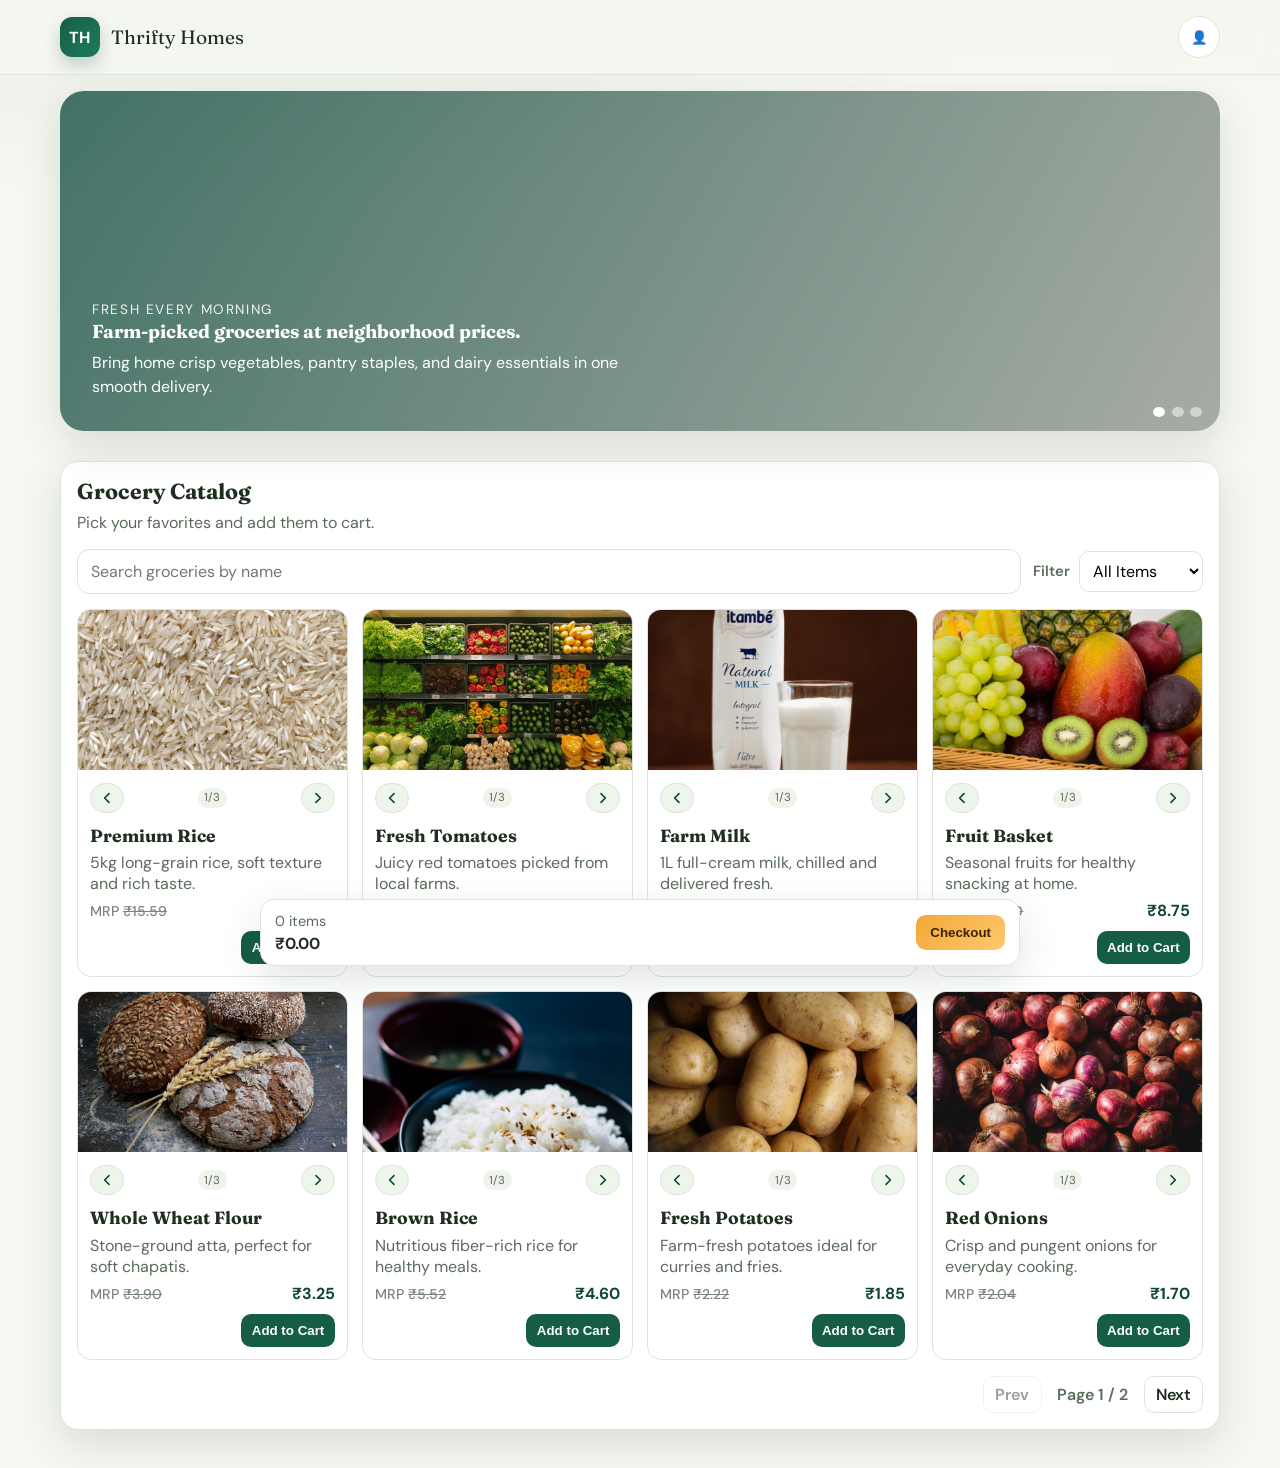
<file: index.html>
<!DOCTYPE html>
<html lang="en">
<head>
  <meta charset="UTF-8" />
  <meta name="viewport" content="width=device-width, initial-scale=1.0" />
  <title>Thrifty Homes - Fresh Groceries</title>
  <link rel="preconnect" href="https://fonts.googleapis.com" />
  <link rel="preconnect" href="https://fonts.gstatic.com" crossorigin />
  <link href="https://fonts.googleapis.com/css2?family=DM+Sans:wght@400;500;700&family=Fraunces:opsz,wght@9..144,600;9..144,700&display=swap" rel="stylesheet" />
  <link rel="stylesheet" href="styles.css" />
</head>
<body>
  <header class="site-header">
    <nav class="navbar container">
      <a class="brand" href="index.html" aria-label="Thrifty Homes home">
        <span class="logo" aria-hidden="true">TH</span>
        <span class="brand-name">Thrifty Homes</span>
      </a>

      <div class="right-controls">
        <a href="dashboard.html" class="nav-link has-tooltip" id="dashboardLink" data-tooltip="Visible only to admin, superstockist, stockist" hidden>Dashboard</a>
        <a href="orders.html" class="nav-link" id="ordersLink" hidden>Orders</a>

        <div class="profile-menu" id="profileMenu">
          <button class="profile-btn" id="profileBtn" aria-haspopup="true" aria-expanded="false" aria-label="User menu">
            <span class="profile-icon" aria-hidden="true">👤</span>
          </button>
          <div class="dropdown" id="profileDropdown" role="menu" aria-label="User actions">
            <a href="#" id="signinLink" role="menuitem">Sign In</a>
            <a href="#" id="logoutLink" role="menuitem" hidden>Logout</a>
          </div>
        </div>
      </div>
    </nav>
  </header>

  <main>
    <section class="slideshow-wrap">
      <div class="slideshow container" id="slideshow" aria-label="Brand highlights">
        <article class="slide active" style="background-image: linear-gradient(120deg, rgba(6, 68, 55, 0.74), rgba(20, 32, 20, 0.35)), url('https://images.unsplash.com/photo-1542838132-92c53300491e?auto=format&fit=crop&w=1600&q=80');">
          <div class="slide-content">
            <p class="eyebrow">Fresh Every Morning</p>
            <h1>Farm-picked groceries at neighborhood prices.</h1>
            <p>Bring home crisp vegetables, pantry staples, and dairy essentials in one smooth delivery.</p>
          </div>
        </article>

        <article class="slide" style="background-image: linear-gradient(120deg, rgba(66, 45, 5, 0.72), rgba(30, 22, 5, 0.35)), url('https://images.unsplash.com/photo-1518843875459-f738682238a6?auto=format&fit=crop&w=1600&q=80');">
          <div class="slide-content">
            <p class="eyebrow">Low Cost Promise</p>
            <h2>Daily value deals that keep your kitchen full.</h2>
            <p>Smart bundles and budget-friendly pricing crafted for every home.</p>
          </div>
        </article>

        <article class="slide" style="background-image: linear-gradient(120deg, rgba(7, 66, 52, 0.72), rgba(11, 22, 18, 0.35)), url('https://images.unsplash.com/photo-1488459716781-31db52582fe9?auto=format&fit=crop&w=1600&q=80');">
          <div class="slide-content">
            <p class="eyebrow">Fast Door Delivery</p>
            <h2>Stock your home in minutes, not hours.</h2>
            <p>Order essentials and get them delivered fresh to your doorstep.</p>
          </div>
        </article>

        <div class="slide-dots" id="slideDots" aria-label="Slide controls"></div>
      </div>
    </section>

    <section class="catalog container" id="catalog">
      <div class="products-pane">
        <div class="section-head">
          <h2>Grocery Catalog</h2>
          <p>Pick your favorites and add them to cart.</p>
        </div>
        <div class="catalog-controls-row">
          <div class="catalog-search-wrap">
            <input
              id="catalogSearch"
              class="catalog-search"
              type="search"
              placeholder="Search groceries by name"
              aria-label="Search grocery catalog"
            />
          </div>
          <div class="catalog-filter-wrap">
            <label for="catalogFilter" class="catalog-filter-label">Filter</label>
            <select id="catalogFilter" class="catalog-filter" aria-label="Filter grocery catalog">
              <option value="all">All Items</option>
              <option value="grains">Grains</option>
              <option value="vegetables">Vegetables</option>
              <option value="dairy">Dairy</option>
              <option value="fruits">Fruits</option>
            </select>
          </div>
        </div>
        <div class="product-grid" id="productGrid"></div>
        <div class="catalog-pagination" id="catalogPagination"></div>
      </div>
    </section>
  </main>

  <div class="floating-cart-bar" id="floatingCartBar">
    <div class="floating-cart-meta">
      <span id="floatingItemCount">0 items</span>
      <strong id="floatingCartTotal">INR 0.00</strong>
    </div>
    <button class="checkout-btn" id="floatingCheckoutBtn" type="button">Checkout</button>
  </div>

  <div class="modal-overlay" id="signinModal" hidden>
    <div class="signin-modal" role="dialog" aria-modal="true" aria-labelledby="signinTitle">
      <button class="modal-close" id="closeSigninModal" type="button" aria-label="Close sign in">×</button>
      <h2 id="signinTitle">Sign in to Thrifty Homes</h2>
      <p>Continue with your social login account.</p>
      <button class="google-login-btn" id="googleLoginBtn" type="button">
        <span aria-hidden="true">G</span>
        Sign in with Google
      </button>
    </div>
  </div>

  <script src="script.js"></script>
</body>
</html>
</file>
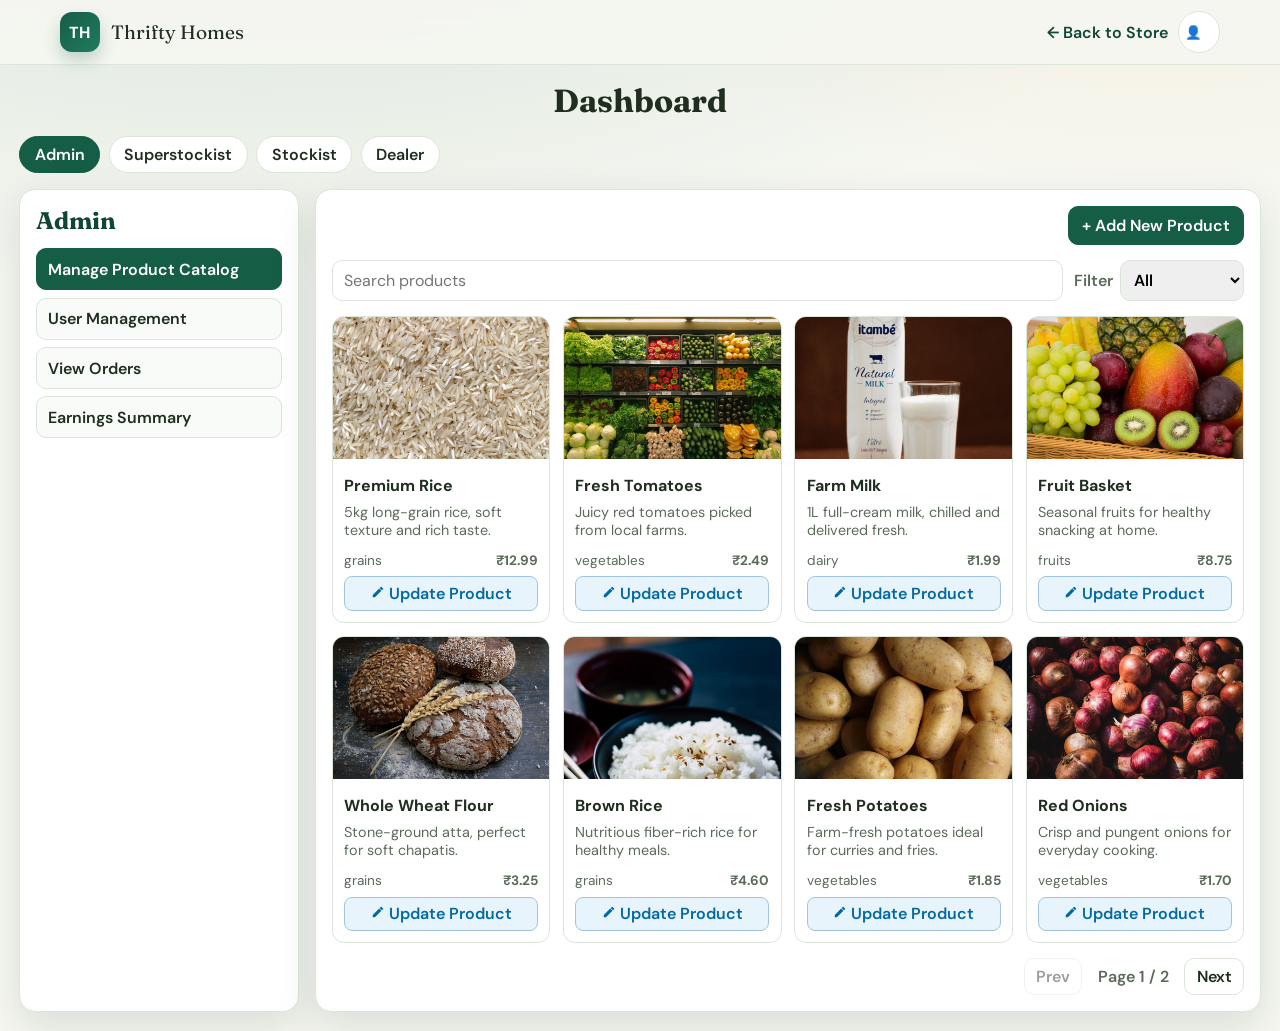
<file: dashboard.html>
<!DOCTYPE html>
<html lang="en">
<head>
  <meta charset="UTF-8" />
  <meta name="viewport" content="width=device-width, initial-scale=1.0" />
  <title>Dashboard - Thrifty Homes</title>
  <link rel="preconnect" href="https://fonts.googleapis.com" />
  <link rel="preconnect" href="https://fonts.gstatic.com" crossorigin />
  <link href="https://fonts.googleapis.com/css2?family=DM+Sans:wght@400;500;700&family=Fraunces:opsz,wght@9..144,600;9..144,700&display=swap" rel="stylesheet" />
  <link rel="stylesheet" href="styles.css" />
</head>
<body>
  <header class="site-header">
    <nav class="navbar container dashboard-navbar">
      <div class="dashboard-nav-left">
        <a class="brand" href="index.html" aria-label="Thrifty Homes home">
          <span class="logo" aria-hidden="true">TH</span>
          <span class="brand-name">Thrifty Homes</span>
        </a>
      </div>
      <div class="dashboard-nav-right">
        <a class="back-link" href="index.html">← Back to Store</a>
        <button class="profile-btn dashboard-profile-btn" type="button" aria-label="User profile">
          <span class="profile-icon" aria-hidden="true">👤</span>
        </button>
      </div>
    </nav>
  </header>

  <main class="dashboard-page container" id="dashboardPage">
    <div class="dashboard-head">
      <h1>Dashboard</h1>
    </div>

    <div class="dashboard-tabs" role="tablist" aria-label="Dashboard roles">
      <button class="dashboard-tab active" data-dashboard-role="admin" type="button" role="tab" aria-selected="true">Admin</button>
      <button class="dashboard-tab" data-dashboard-role="superstockist" type="button" role="tab" aria-selected="false">Superstockist</button>
      <button class="dashboard-tab" data-dashboard-role="stockist" type="button" role="tab" aria-selected="false">Stockist</button>
      <button class="dashboard-tab" data-dashboard-role="dealer" type="button" role="tab" aria-selected="false">Dealer</button>
    </div>

    <div class="dashboard-layout">
      <aside class="dashboard-sidebar">
        <h2 class="dashboard-sidebar-title" id="dashboardSidebarTitle">Admin</h2>
        <p class="dashboard-sidebar-ref-chip" id="dashboardSidebarRefChip" hidden></p>
        <nav aria-label="Dashboard menu">
          <ul class="dashboard-menu" id="dashboardSidebarMenu"></ul>
        </nav>
      </aside>

      <section class="dashboard-content" id="dashboardContent">
        <div class="dashboard-content-head">
          <h3 id="dashboardContentTitle">Admin Workspace</h3>
          <button id="dashboardPrimaryAction" class="dashboard-primary-btn" type="button" hidden>+ Add New Product</button>
        </div>
        <p id="dashboardContentCopy">Use the menu on the left to access dashboard modules.</p>
        <div id="dashboardContentBody" class="dashboard-content-body"></div>
      </section>
    </div>
  </main>

  <div class="modal-overlay" id="productEditorModal" hidden>
    <div class="product-editor-modal">
      <button class="modal-close" id="closeProductEditor" type="button" aria-label="Close">✕</button>
      <h2 id="productEditorTitle">Add Product</h2>
      <form id="productEditorForm" class="product-editor-form">
        <label for="editorTitle">Product Name</label>
        <input id="editorTitle" name="title" type="text" required />

        <label for="editorCategory">Category</label>
        <select id="editorCategory" name="category" required>
          <option value="grains">Grains</option>
          <option value="vegetables">Vegetables</option>
          <option value="dairy">Dairy</option>
          <option value="fruits">Fruits</option>
        </select>

        <label for="editorDescription">Description</label>
        <textarea id="editorDescription" name="description" rows="3" required></textarea>

        <label for="editorMrp">MRP Price (INR)</label>
        <input id="editorMrp" name="mrp" type="number" min="0.01" step="0.01" required />

        <label for="editorDiscountedPrice">Discounted Price (INR)</label>
        <input id="editorDiscountedPrice" name="discountedPrice" type="number" min="0.01" step="0.01" required />

        <label for="editorStockCount">Stock Count</label>
        <input id="editorStockCount" name="stockCount" type="number" min="0" step="1" required />

        <label>Product Image</label>
        <div class="mock-upload-row">
          <button type="button" class="dashboard-secondary-btn" id="mockUploadBtn">Upload Image</button>
          <span id="mockUploadFileName" class="mock-upload-name">No file selected</span>
        </div>
        <input id="editorImage" name="image" type="text" hidden />

        <div class="product-editor-actions">
          <button type="button" class="dashboard-secondary-btn" id="cancelProductEditor">Cancel</button>
          <button type="submit" class="dashboard-primary-btn" id="productEditorSubmitBtn">Add Product</button>
        </div>
      </form>
    </div>
  </div>

  <div class="modal-overlay" id="userEditorModal" hidden>
    <div class="product-editor-modal">
      <button class="modal-close" id="closeUserEditor" type="button" aria-label="Close">✕</button>
      <h2>Add User</h2>
      <form id="userEditorForm" class="product-editor-form">
        <label for="userFirstName">First Name</label>
        <input id="userFirstName" name="firstName" type="text" required />

        <label for="userLastName">Last Name</label>
        <input id="userLastName" name="lastName" type="text" required />

        <label for="userEmail">Gmail ID</label>
        <input id="userEmail" name="email" type="email" placeholder="name@gmail.com" required />

        <label for="userRole">Role</label>
        <select id="userRole" name="role" required>
          <option value="Admin">Admin</option>
          <option value="Superstockist">Superstockist</option>
          <option value="Stockist">Stockist</option>
          <option value="Dealer">Dealer</option>
          <option value="Customer">Customer</option>
        </select>

        <div id="userReferenceRow">
          <label for="userReferenceNumber">Reference Number</label>
          <input id="userReferenceNumber" name="referenceNumber" type="text" />
        </div>

        <div id="userPincodeRow" hidden>
          <label for="userServiceAreaPincode">Service Area Pincode</label>
          <input id="userServiceAreaPincode" name="serviceAreaPincode" type="text" inputmode="numeric" pattern="[0-9]{6}" placeholder="e.g. 560001" />
        </div>

        <div id="userCommissionRow" hidden>
          <label for="userCommission">Commission %</label>
          <input id="userCommission" name="commission" type="number" min="0" max="100" step="0.01" placeholder="e.g. 5" />
        </div>

        <div class="product-editor-actions">
          <button type="button" class="dashboard-secondary-btn" id="cancelUserEditor">Cancel</button>
          <button type="submit" class="dashboard-primary-btn">Add User</button>
        </div>
      </form>
    </div>
  </div>

  <div class="modal-overlay" id="userRoleEditorModal" hidden>
    <div class="product-editor-modal">
      <button class="modal-close" id="closeUserRoleEditor" type="button" aria-label="Close">✕</button>
      <h2>Update User</h2>
      <form id="userRoleEditorForm" class="product-editor-form">
        <input id="userRoleEditorId" name="userId" type="text" hidden />

        <label>User</label>
        <p id="userRoleEditorName" class="dashboard-modal-readonly">-</p>

        <label for="userRoleEditorSelect">Upgrade Role</label>
        <select id="userRoleEditorSelect" name="role" required>
          <option value="Customer">Customer</option>
          <option value="Stockist">Stockist</option>
          <option value="Superstockist">Superstockist</option>
          <option value="Dealer">Dealer</option>
          <option value="Admin">Admin</option>
        </select>

        <div id="userRoleCommissionRow">
          <label for="userRoleCommission">Commission %</label>
          <input id="userRoleCommission" name="commission" type="number" min="0" max="100" step="0.01" placeholder="e.g. 5" />
        </div>

        <div id="userRolePincodeRow" hidden>
          <label for="userRoleServiceAreaPincode">Service Area Pincode</label>
          <input id="userRoleServiceAreaPincode" name="serviceAreaPincode" type="text" inputmode="numeric" pattern="[0-9]{6}" placeholder="e.g. 560001" />
        </div>

        <div class="product-editor-actions">
          <button type="button" class="dashboard-secondary-btn" id="cancelUserRoleEditor">Cancel</button>
          <button type="submit" class="dashboard-primary-btn">Update User</button>
        </div>
      </form>
    </div>
  </div>

  <div class="modal-overlay" id="stockistDealerModal" hidden>
    <div class="product-editor-modal">
      <button class="modal-close" id="closeStockistDealerModal" type="button" aria-label="Close">✕</button>
      <h2>Add Stockist or Dealer</h2>
      <form id="stockistDealerForm" class="product-editor-form">
        <label for="sdFirstName">First Name</label>
        <input id="sdFirstName" name="firstName" type="text" required />

        <label for="sdLastName">Last Name</label>
        <input id="sdLastName" name="lastName" type="text" required />

        <label for="sdEmail">Gmail ID</label>
        <input id="sdEmail" name="email" type="email" placeholder="name@gmail.com" required />

        <label for="sdType">Type</label>
        <select id="sdType" name="type" required>
          <option value="stockist">Stockist</option>
          <option value="dealer">Dealer</option>
        </select>

        <label for="sdReferenceId">Reference ID</label>
        <input id="sdReferenceId" name="referenceId" type="text" required />

        <div class="product-editor-actions">
          <button type="button" class="dashboard-secondary-btn" id="cancelStockistDealerModal">Cancel</button>
          <button type="submit" class="dashboard-primary-btn">Save</button>
        </div>
      </form>
    </div>
  </div>

  <div class="modal-overlay" id="dealerInviteModal" hidden>
    <div class="product-editor-modal">
      <button class="modal-close" id="closeDealerInviteModal" type="button" aria-label="Close">✕</button>
      <h2>Add Dealer</h2>
      <form id="dealerInviteForm" class="product-editor-form">
        <label for="dealerFirstName">First Name</label>
        <input id="dealerFirstName" name="firstName" type="text" required />

        <label for="dealerLastName">Last Name</label>
        <input id="dealerLastName" name="lastName" type="text" required />

        <label for="dealerEmail">Gmail ID</label>
        <input id="dealerEmail" name="email" type="email" placeholder="name@gmail.com" required />

        <label for="dealerStockistRef">Stockist Reference ID</label>
        <input id="dealerStockistRef" name="stockistReferenceId" type="text" required />

        <label for="dealerRef">Dealer Reference ID</label>
        <input id="dealerRef" name="dealerReferenceId" type="text" required />

        <div class="product-editor-actions">
          <button type="button" class="dashboard-secondary-btn" id="cancelDealerInviteModal">Cancel</button>
          <button type="submit" class="dashboard-primary-btn">Save</button>
        </div>
      </form>
    </div>
  </div>

  <div class="modal-overlay" id="dispatchCompleteModal" hidden>
    <div class="product-editor-modal">
      <button class="modal-close" id="closeDispatchCompleteModal" type="button" aria-label="Close">✕</button>
      <h2>Update Dispatch</h2>
      <form id="dispatchCompleteForm" class="product-editor-form">
        <input id="dispatchOrderId" name="orderId" type="text" hidden />

        <label for="dispatchComments">Comments</label>
        <textarea id="dispatchComments" name="comments" rows="3" placeholder="Add dispatch notes"></textarea>

        <label for="dispatchStatus">Dispatch Status</label>
        <select id="dispatchStatus" name="dispatchStatus" required>
          <option value="dispatched">Shipped</option>
          <option value="cancelled">Cancelled</option>
        </select>

        <div id="dispatchDateTimeRow">
          <label for="dispatchCompletedAt">Dispatch Date & Time</label>
          <input id="dispatchCompletedAt" name="completedAt" type="datetime-local" required />
        </div>

        <div class="product-editor-actions">
          <button type="button" class="dashboard-secondary-btn" id="cancelDispatchCompleteModal">Cancel</button>
          <button type="submit" class="dashboard-primary-btn">Save Update</button>
        </div>
      </form>
    </div>
  </div>

  <div class="modal-overlay" id="deleteConfirmModal" hidden>
    <div class="product-editor-modal">
      <button class="modal-close" id="closeDeleteConfirmModal" type="button" aria-label="Close">✕</button>
      <h2 id="deleteConfirmTitle">Confirm Deletion</h2>
      <p id="deleteConfirmMessage">Are you sure you want to delete this user? This action cannot be undone.</p>
      <div class="product-editor-actions">
        <button type="button" class="dashboard-secondary-btn" id="cancelDeleteConfirmModal">Cancel</button>
        <button type="button" class="dashboard-primary-btn" id="confirmDeleteConfirmModal">Confirm Delete</button>
      </div>
    </div>
  </div>

  <div class="modal-overlay" id="orderUpdateModal" hidden>
    <div class="product-editor-modal">
      <button class="modal-close" id="closeOrderUpdateModal" type="button" aria-label="Close">✕</button>
      <h2 id="orderUpdateTitle">Update Order</h2>
      <form id="orderUpdateForm" class="product-editor-form">
        <input id="orderUpdateOrderId" name="orderId" type="text" hidden />

        <p id="orderUpdateCopy" class="dashboard-modal-readonly"></p>

        <div id="orderUpdateCurrentSsRow" hidden>
          <label>Current Superstockist</label>
          <p id="orderUpdateCurrentSs" class="dashboard-modal-readonly">NA</p>
        </div>

        <label for="orderUpdateSuperstockistSelect" id="orderUpdateSelectLabel">Assign Superstockist</label>
        <select id="orderUpdateSuperstockistSelect" name="superstockistRef" required></select>

        <div class="product-editor-actions">
          <button type="button" class="dashboard-secondary-btn" id="cancelOrderUpdateModal">Cancel</button>
          <button type="submit" class="dashboard-primary-btn">Update Order</button>
        </div>
      </form>
    </div>
  </div>

  <script src="script.js?v=20260530-1"></script>
</body>
</html>
</file>
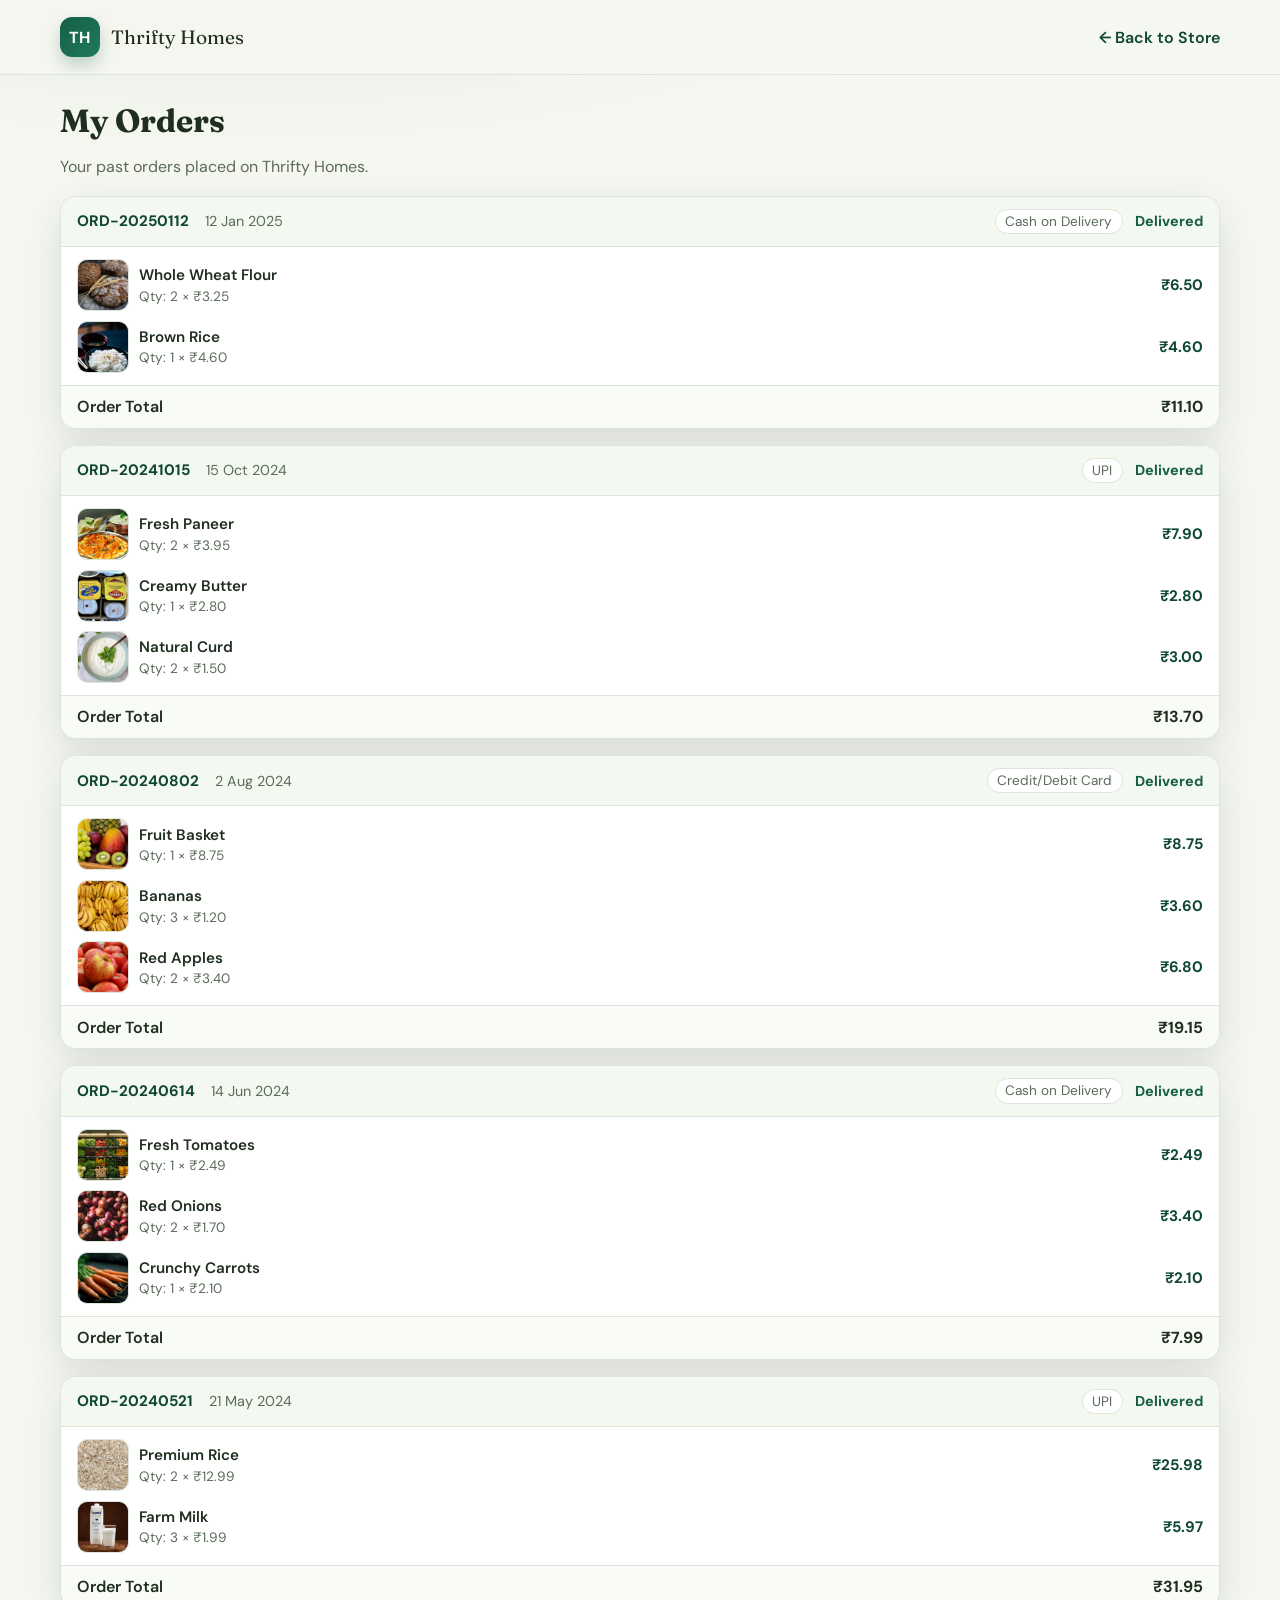
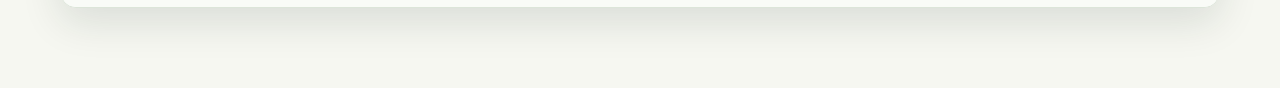
<file: orders.html>
<!DOCTYPE html>
<html lang="en">
<head>
  <meta charset="UTF-8" />
  <meta name="viewport" content="width=device-width, initial-scale=1.0" />
  <title>My Orders - Thrifty Homes</title>
  <link rel="preconnect" href="https://fonts.googleapis.com" />
  <link rel="preconnect" href="https://fonts.gstatic.com" crossorigin />
  <link href="https://fonts.googleapis.com/css2?family=DM+Sans:wght@400;500;700&family=Fraunces:opsz,wght@9..144,600;9..144,700&display=swap" rel="stylesheet" />
  <link rel="stylesheet" href="styles.css" />
</head>
<body>
  <header class="site-header">
    <nav class="navbar container">
      <a class="brand" href="index.html" aria-label="Thrifty Homes home">
        <span class="logo" aria-hidden="true">TH</span>
        <span class="brand-name">Thrifty Homes</span>
      </a>
      <a class="back-link" href="index.html">← Back to Store</a>
    </nav>
  </header>

  <main class="orders-page container">
    <div class="orders-header">
      <h1>My Orders</h1>
      <p class="checkout-copy">Your past orders placed on Thrifty Homes.</p>
    </div>
    <div class="orders-list" id="ordersList"></div>
  </main>

  <script src="script.js"></script>
</body>
</html>
</file>
<file: styles.css>
:root {
  --bg: #f6f7f1;
  --ink: #1f2e1f;
  --muted: #5b6b5a;
  --brand: #165d46;
  --brand-dark: #0f4635;
  --accent: #f3a737;
  --card: #ffffff;
  --line: #dce5d9;
  --shadow: 0 14px 40px rgba(19, 43, 34, 0.12);
}

* {
  box-sizing: border-box;
}

body {
  margin: 0;
  font-family: "DM Sans", "Segoe UI", sans-serif;
  color: var(--ink);
  background:
    radial-gradient(1000px 500px at 20% -20%, rgba(54, 129, 101, 0.18), transparent),
    radial-gradient(700px 500px at 90% -30%, rgba(243, 167, 55, 0.18), transparent),
    var(--bg);
}

h1,
h2,
h3 {
  font-family: "Fraunces", Georgia, serif;
  margin: 0;
}

.container {
  width: min(1160px, 92vw);
  margin: 0 auto;
}

.site-header {
  position: sticky;
  top: 0;
  z-index: 40;
  background: rgba(246, 247, 241, 0.9);
  backdrop-filter: blur(12px);
  border-bottom: 1px solid rgba(22, 93, 70, 0.1);
}

.navbar {
  min-height: 74px;
  display: flex;
  align-items: center;
  justify-content: space-between;
  gap: 1.2rem;
}

.brand {
  display: flex;
  align-items: center;
  gap: 0.7rem;
  color: var(--ink);
  text-decoration: none;
}

.logo {
  width: 40px;
  height: 40px;
  border-radius: 12px;
  display: grid;
  place-items: center;
  font-weight: 700;
  letter-spacing: 0.03em;
  color: #fff;
  background: linear-gradient(135deg, var(--brand), #1f7b5e);
  box-shadow: 0 8px 16px rgba(22, 93, 70, 0.24);
}

.brand-name {
  font-family: "Fraunces", Georgia, serif;
  font-size: 1.2rem;
}

.nav-links {
  list-style: none;
  margin: 0;
  padding: 0;
  display: flex;
  align-items: center;
  gap: 0.4rem;
}

.nav-link {
  text-decoration: none;
  color: var(--ink);
  font-weight: 500;
  padding: 0.45rem 0.85rem;
  border-radius: 999px;
  transition: 0.2s ease;
}

.nav-link:hover {
  background: #e9f0e7;
}

.nav-link.has-tooltip {
  position: relative;
}

.nav-link.has-tooltip::after {
  content: attr(data-tooltip);
  position: absolute;
  left: 50%;
  top: calc(100% + 8px);
  transform: translateX(-50%) translateY(6px);
  opacity: 0;
  pointer-events: none;
  background: #1f2e1f;
  color: #fff;
  font-size: 0.78rem;
  line-height: 1.25;
  padding: 0.4rem 0.55rem;
  border-radius: 8px;
  white-space: nowrap;
  transition: opacity 0.15s ease, transform 0.15s ease;
  z-index: 70;
}

.nav-link.has-tooltip:hover::after,
.nav-link.has-tooltip:focus-visible::after {
  opacity: 1;
  transform: translateX(-50%) translateY(0);
}

.right-controls {
  margin-left: auto;
  display: flex;
  align-items: center;
  gap: 0.5rem;
}

.profile-menu {
  position: relative;
}

.profile-btn {
  border: 1px solid var(--line);
  background: #fff;
  border-radius: 999px;
  width: 42px;
  height: 42px;
  cursor: pointer;
}

.profile-btn:hover {
  border-color: var(--brand);
}

.dropdown {
  position: absolute;
  right: 0;
  top: 50px;
  display: none;
  min-width: 160px;
  background: #fff;
  border: 1px solid var(--line);
  border-radius: 12px;
  box-shadow: var(--shadow);
  overflow: hidden;
}

.dropdown.show {
  display: block;
}

.dropdown a {
  display: block;
  text-decoration: none;
  color: var(--ink);
  padding: 0.7rem 0.9rem;
}

.dropdown a[hidden] {
  display: none;
}

.dropdown a:hover {
  background: #edf4eb;
}

.slideshow-wrap {
  padding: 1rem 0 0.3rem;
}

.slideshow {
  position: relative;
  min-height: 340px;
  border-radius: 24px;
  overflow: hidden;
  box-shadow: var(--shadow);
}

.slide {
  position: absolute;
  inset: 0;
  background-size: cover;
  background-position: center;
  opacity: 0;
  transform: scale(1.05);
  transition: opacity 0.8s ease, transform 0.8s ease;
  display: grid;
  align-items: end;
}

.slide.active {
  opacity: 1;
  transform: scale(1);
}

.slide-content {
  color: #fff;
  padding: 2rem;
  max-width: 600px;
}

.slide-content .eyebrow {
  font-size: 0.85rem;
  text-transform: uppercase;
  letter-spacing: 0.12em;
  opacity: 0.9;
}

.slide-content p {
  margin: 0.5rem 0 0;
  line-height: 1.5;
}

.slide-dots {
  position: absolute;
  bottom: 14px;
  right: 18px;
  display: flex;
  gap: 0.4rem;
}

.dot {
  width: 10px;
  height: 10px;
  border-radius: 50%;
  border: none;
  background: rgba(255, 255, 255, 0.5);
  cursor: pointer;
}

.dot.active {
  background: #fff;
}

.catalog {
  padding: 1.6rem 0 2.4rem;
  display: grid;
  grid-template-columns: 1fr;
  gap: 1.2rem;
}

.products-pane,
.cart-pane,
.checkout-form-panel,
.checkout-summary-panel {
  background: var(--card);
  border: 1px solid var(--line);
  border-radius: 18px;
  box-shadow: var(--shadow);
}

.products-pane,
.cart-pane {
  padding: 1rem;
}

.section-head h2 {
  font-size: 1.35rem;
}
.cart-item-layout {
  display: grid;
  grid-template-columns: 62px 1fr auto;
  align-items: center;
  gap: 0.6rem;
}
.cart-item-image {
  width: 62px;
  height: 62px;
  object-fit: cover;
  border-radius: 10px;
  border: 1px solid var(--line);
}
.cart-item-main {
  min-width: 0;
}

.section-head p {
  margin: 0.4rem 0 1rem;
  color: var(--muted);
}

.catalog-controls-row {
  margin-bottom: 0.9rem;
  display: flex;
  align-items: center;
  gap: 0.75rem;
}

.catalog-search-wrap {
  margin-bottom: 0;
  flex: 1;
}

.catalog-search {
  width: 100%;
  border: 1px solid var(--line);
  border-radius: 12px;
  padding: 0.7rem 0.8rem;
  font: inherit;
  background: #fff;
}

.catalog-search:focus {
  outline: 2px solid rgba(22, 93, 70, 0.25);
  border-color: var(--brand);
}

.catalog-filter-wrap {
  margin-bottom: 0;
  display: flex;
  align-items: center;
  gap: 0.55rem;
  white-space: nowrap;
}

.catalog-filter-label {
  color: var(--muted);
  font-weight: 600;
  font-size: 0.92rem;
}

.catalog-filter {
  border: 1px solid var(--line);
  border-radius: 10px;
  padding: 0.48rem 0.6rem;
  font: inherit;
  background: #fff;
}

@media (max-width: 760px) {
  .catalog-controls-row {
    flex-direction: column;
    align-items: stretch;
  }

  .catalog-filter-wrap {
    white-space: normal;
  }
}

.product-grid {
  display: grid;
  grid-template-columns: repeat(4, minmax(220px, 1fr));
  gap: 0.9rem;
}

.catalog-pagination {
  margin-top: 1rem;
  display: flex;
  align-items: center;
  justify-content: flex-end;
  gap: 0.5rem;
}

.page-btn {
  border: 1px solid var(--line);
  background: #fff;
  color: var(--ink);
  border-radius: 10px;
  padding: 0.45rem 0.7rem;
  cursor: pointer;
  font: inherit;
  font-weight: 600;
}

.page-btn:disabled {
  opacity: 0.45;
  cursor: not-allowed;
}

.page-indicator {
  color: var(--muted);
  font-weight: 600;
  min-width: 86px;
  text-align: center;
}

.product-card {
  border: 1px solid var(--line);
  border-radius: 14px;
  overflow: hidden;
  background: #fff;
}

.product-card img {
  width: 100%;
  height: 160px;
  object-fit: cover;
}

.product-image-wrap {
  position: relative;
}

.img-nav-row {
  display: flex;
  align-items: center;
  justify-content: space-between;
  gap: 0.45rem;
  padding: 0.5rem 0.75rem 0;
}

.img-nav-btn {
  border: 1px solid var(--line);
  border-radius: 999px;
  background: #eef5ea;
  color: var(--brand-dark);
  font-size: 0.95rem;
  font-weight: 700;
  min-width: 34px;
  height: 30px;
  padding: 0;
  line-height: 1;
  display: grid;
  place-items: center;
  cursor: pointer;
}

.img-nav-icon {
  width: 16px;
  height: 16px;
  display: block;
}

.img-nav-btn:hover {
  background: #dfeede;
}

.img-counter {
  background: #f0f3ec;
  color: var(--muted);
  font-size: 0.72rem;
  padding: 0.16rem 0.42rem;
  border-radius: 999px;
}

.product-content {
  padding: 0.75rem;
}

.product-content h3 {
  font-size: 1.1rem;
}

.product-content p {
  margin: 0.4rem 0;
  color: var(--muted);
  min-height: 40px;
}

.price-row {
  display: flex;
  justify-content: space-between;
  align-items: center;
  margin-top: 0.35rem;
}

.price-mrp {
  color: #7a8679;
  font-size: 0.88rem;
  font-weight: 500;
}

.price-mrp s {
  text-decoration-thickness: 1.4px;
}

.price {
  color: var(--brand-dark);
  font-weight: 700;
}

.card-actions {
  margin-top: 0.6rem;
  display: flex;
  align-items: center;
  flex-wrap: wrap;
  justify-content: flex-end;
  gap: 0.45rem;
}

.qty-controls {
  display: flex;
  align-items: center;
  gap: 0.45rem;
}

.qty-controls[hidden] {
  display: none !important;
}

.qty-input {
  width: 68px;
  border: 1px solid var(--line);
  border-radius: 10px;
  padding: 0.56rem 0.5rem;
  font: inherit;
  text-align: center;
}

.qty-step-btn {
  width: 34px;
  height: 34px;
  border: 1px solid var(--line);
  border-radius: 10px;
  background: #eef5ea;
  color: var(--brand-dark);
  cursor: pointer;
  font-weight: 700;
}

.add-btn,
.checkout-btn,
.place-order-btn {
  border: none;
  cursor: pointer;
  font-weight: 600;
  border-radius: 10px;
}

.add-btn {
  background: var(--brand);
  color: #fff;
  padding: 0.56rem 0.65rem;
}

.cart-actions {
  display: flex;
  align-items: center;
  justify-content: flex-end;
  gap: 0.35rem;
}

.cart-step-btn,
.cart-delete-btn {
  border: 1px solid var(--line);
  border-radius: 8px;
  min-width: 34px;
  height: 32px;
  padding: 0.2rem 0.5rem;
  cursor: pointer;
  font-weight: 600;
}

.cart-step-btn {
  background: #e8f4ef;
  color: var(--brand-dark);
}

.cart-delete-btn {
  background: #fff2ec;
  color: #8a3d21;
}

.cart-pane {
  display: flex;
  flex-direction: column;
  gap: 0.6rem;
}

.cart-list {
  max-height: 470px;
  overflow-y: auto;
}

.cart-empty {
  color: var(--muted);
  margin: 0;
  padding: 0.7rem 0.2rem;
}

.cart-item {
  border: 1px solid var(--line);
  border-radius: 10px;
  padding: 0.65rem;
  margin-bottom: 0.6rem;
  background: #fbfcf9;
}

.cart-item-row {
  display: flex;
  justify-content: space-between;
  gap: 0.5rem;
}

@media (max-width: 520px) {
  .cart-item-layout {
    grid-template-columns: 52px 1fr;
  }

  .cart-item-image {
    width: 52px;
    height: 52px;
  }

  .cart-actions {
    grid-column: 1 / -1;
    justify-content: flex-start;
    margin-top: 0.35rem;
  }
}
.cart-meta {
  color: var(--muted);
  font-size: 0.9rem;
}

.cart-summary {
  margin-top: auto;
  border-top: 1px solid var(--line);
  padding-top: 0.9rem;
  display: flex;
  align-items: center;
  justify-content: space-between;
}

.checkout-btn,
.place-order-btn {
  background: linear-gradient(135deg, var(--accent), #ffc86f);
  color: #392600;
  padding: 0.64rem 0.9rem;
}

.checkout-page {
  padding: 1.5rem 0 2.4rem;
  display: grid;
  grid-template-columns: 1.7fr 1fr;
  gap: 1rem;
}

.floating-cart-bar {
  position: fixed;
  left: 50%;
  bottom: 14px;
  transform: translateX(-50%) translateY(120%);
  width: min(760px, 94vw);
  background: #ffffff;
  border: 1px solid var(--line);
  border-radius: 14px;
  box-shadow: var(--shadow);
  display: flex;
  align-items: center;
  justify-content: space-between;
  gap: 0.8rem;
  padding: 0.7rem 0.85rem;
  z-index: 110;
  transition: transform 0.25s ease;
}

.floating-cart-bar.show {
  transform: translateX(-50%) translateY(0);
}

.floating-cart-meta {
  display: grid;
  gap: 0.2rem;
}

.floating-cart-meta span {
  color: var(--muted);
  font-size: 0.9rem;
}

.checkout-form-panel,
.checkout-summary-panel {
  padding: 1rem;
}

.checkout-copy {
  color: var(--muted);
}

.checkout-form {
  display: grid;
  gap: 0.5rem;
}

.checkout-form input,
.checkout-form textarea {
  width: 100%;
  border: 1px solid var(--line);
  border-radius: 10px;
  padding: 0.65rem;
  font: inherit;
}

.payment-options {
  margin: 0.5rem 0;
  border: 1px solid var(--line);
  border-radius: 10px;
  padding: 0.7rem;
  display: grid;
  gap: 0.45rem;
}

.checkout-items {
  display: grid;
  gap: 0.5rem;
}

.checkout-item {
  border: 1px solid var(--line);
  border-radius: 10px;
  padding: 0.65rem;
  background: #fbfcf9;
}

.checkout-item-layout {
  display: grid;
  grid-template-columns: 60px 1fr auto;
  align-items: center;
  gap: 0.55rem;
}

.checkout-item-image {
  width: 60px;
  height: 60px;
  object-fit: cover;
  border-radius: 10px;
  border: 1px solid var(--line);
}

.checkout-item-main {
  min-width: 0;
  display: grid;
  gap: 0.2rem;
}

.checkout-item-controls {
  display: flex;
  align-items: center;
  gap: 0.35rem;
}

.checkout-step-btn,
.checkout-delete-btn {
  border: 1px solid var(--line);
  border-radius: 8px;
  min-width: 32px;
  height: 30px;
  background: #fff;
  cursor: pointer;
  font-weight: 700;
}

.checkout-step-btn {
  background: #e8f4ef;
  color: var(--brand-dark);
}

.checkout-delete-btn {
  background: #fff2ec;
  color: #8a3d21;
}

.checkout-qty {
  min-width: 18px;
  text-align: center;
  font-weight: 700;
  color: var(--ink);
}

.checkout-total-row {
  margin-top: 0.8rem;
  padding-top: 0.8rem;
  border-top: 1px solid var(--line);
  display: flex;
  justify-content: space-between;
}

.back-link {
  color: var(--brand-dark);
  text-decoration: none;
  font-weight: 600;
}

/* Orders Page */
.orders-page {
  padding: 1.6rem 0 5rem;
}

.orders-header {
  margin-bottom: 1.2rem;
}

.orders-list {
  display: grid;
  gap: 1rem;
}

.order-card {
  background: var(--card);
  border: 1px solid var(--line);
  border-radius: 16px;
  box-shadow: var(--shadow);
  overflow: hidden;
}

.order-card-header {
  display: flex;
  align-items: center;
  justify-content: space-between;
  flex-wrap: wrap;
  gap: 0.5rem;
  padding: 0.75rem 1rem;
  background: #f3f8f1;
  border-bottom: 1px solid var(--line);
}

.order-card-meta {
  display: flex;
  align-items: center;
  gap: 1rem;
}

.order-id {
  font-weight: 700;
  font-size: 0.95rem;
  color: var(--brand-dark);
}

.order-date {
  color: var(--muted);
  font-size: 0.9rem;
}

.order-card-right {
  display: flex;
  align-items: center;
  gap: 0.75rem;
}

.order-payment {
  font-size: 0.85rem;
  color: var(--muted);
  border: 1px solid var(--line);
  border-radius: 999px;
  padding: 0.2rem 0.6rem;
  background: #fff;
}

.order-status {
  font-weight: 700;
  font-size: 0.9rem;
}

.order-items {
  padding: 0.75rem 1rem;
  display: grid;
  gap: 0.6rem;
}

.order-line-item {
  display: grid;
  grid-template-columns: 52px 1fr auto;
  align-items: center;
  gap: 0.65rem;
}

.order-item-image {
  width: 52px;
  height: 52px;
  object-fit: cover;
  border-radius: 10px;
  border: 1px solid var(--line);
}

.order-item-meta {
  display: grid;
  gap: 0.15rem;
}

.order-item-title {
  font-weight: 600;
  font-size: 0.95rem;
}

.order-item-qty {
  color: var(--muted);
  font-size: 0.85rem;
}

.order-item-total {
  font-size: 0.95rem;
  color: var(--brand-dark);
}

.order-total-row {
  display: flex;
  justify-content: space-between;
  align-items: center;
  padding: 0.65rem 1rem;
  border-top: 1px solid var(--line);
  background: #f9fbf7;
  font-weight: 600;
}

/* Mock Razorpay Modal */
.rzp-overlay {
  position: fixed;
  inset: 0;
  background: rgba(0,0,0,0.6);
  display: grid;
  place-items: center;
  z-index: 200;
  padding: 1rem;
}

.rzp-overlay[hidden] { display: none !important; }

.rzp-modal {
  width: min(420px, 100%);
  background: #fff;
  border-radius: 12px;
  overflow: hidden;
  box-shadow: 0 20px 60px rgba(0,0,0,0.35);
  font-family: 'DM Sans', sans-serif;
}

.rzp-header {
  background: #2b6de5;
  padding: 0.85rem 1rem;
  display: flex;
  align-items: center;
  justify-content: space-between;
  color: #fff;
}

.rzp-brand {
  display: flex;
  align-items: center;
  gap: 0.45rem;
  font-weight: 700;
  font-size: 1rem;
  letter-spacing: 0.02em;
}

.rzp-header-right {
  display: flex;
  align-items: center;
  gap: 0.75rem;
}

.rzp-amount {
  font-weight: 700;
  font-size: 1rem;
}

.rzp-close {
  background: none;
  border: none;
  color: rgba(255,255,255,0.8);
  font-size: 1.1rem;
  cursor: pointer;
  padding: 0 0.25rem;
  line-height: 1;
}
.rzp-close:hover { color: #fff; }

.rzp-body {
  padding: 1rem;
}

.rzp-tabs {
  display: flex;
  border-bottom: 2px solid #e8e8e8;
  margin-bottom: 1rem;
  gap: 0;
}

.rzp-tab {
  background: none;
  border: none;
  padding: 0.5rem 0.85rem;
  font-size: 0.85rem;
  color: #555;
  cursor: pointer;
  border-bottom: 2px solid transparent;
  margin-bottom: -2px;
  font-weight: 500;
  transition: color 0.15s, border-color 0.15s;
}
.rzp-tab.active { color: #2b6de5; border-bottom-color: #2b6de5; font-weight: 700; }
.rzp-tab:hover:not(.active) { color: #222; }

.rzp-label {
  display: block;
  font-size: 0.8rem;
  color: #777;
  margin-bottom: 0.3rem;
  margin-top: 0.65rem;
  font-weight: 500;
}

.rzp-input {
  width: 100%;
  border: 1.5px solid #d0d0d0;
  border-radius: 6px;
  padding: 0.55rem 0.7rem;
  font-size: 0.95rem;
  outline: none;
  box-sizing: border-box;
  transition: border-color 0.15s;
}
.rzp-input:focus { border-color: #2b6de5; }

.rzp-input-row {
  display: flex;
  gap: 0.5rem;
}
.rzp-input-row .rzp-input { flex: 1; }

.rzp-verify-btn {
  background: #2b6de5;
  color: #fff;
  border: none;
  border-radius: 6px;
  padding: 0 1rem;
  font-size: 0.85rem;
  font-weight: 600;
  cursor: pointer;
  white-space: nowrap;
}
.rzp-verify-btn:hover { background: #1a56c4; }

.rzp-hint {
  font-size: 0.78rem;
  color: #aaa;
  margin: 0.3rem 0 0.75rem;
}

.rzp-upi-apps {
  display: grid;
  grid-template-columns: repeat(4, 1fr);
  gap: 0.5rem;
  margin-top: 0.75rem;
}

.rzp-upi-app {
  display: flex;
  flex-direction: column;
  align-items: center;
  gap: 0.3rem;
  padding: 0.5rem 0.25rem;
  border: 1.5px solid #e0e0e0;
  border-radius: 8px;
  background: #fafafa;
  cursor: pointer;
  font-size: 0.72rem;
  color: #333;
  font-weight: 500;
  transition: border-color 0.15s;
}
.rzp-upi-app:hover { border-color: #2b6de5; background: #f0f5ff; }
.rzp-upi-app img { width: 36px; height: 24px; object-fit: contain; }

.rzp-upi-icon {
  width: 36px;
  height: 24px;
  border-radius: 5px;
  color: #fff;
  font-weight: 700;
  font-size: 0.75rem;
  display: flex;
  align-items: center;
  justify-content: center;
}

.rzp-row-2 {
  display: grid;
  grid-template-columns: 1fr 1fr;
  gap: 0.75rem;
}

.rzp-bank-grid {
  display: grid;
  grid-template-columns: repeat(4, 1fr);
  gap: 0.5rem;
  margin-top: 0.5rem;
}

.rzp-bank {
  padding: 0.5rem 0.25rem;
  border: 1.5px solid #e0e0e0;
  border-radius: 8px;
  background: #fafafa;
  font-size: 0.8rem;
  font-weight: 600;
  color: #333;
  cursor: pointer;
  transition: border-color 0.15s, background 0.15s;
}
.rzp-bank:hover { border-color: #2b6de5; background: #f0f5ff; color: #2b6de5; }

.rzp-pay-btn {
  width: 100%;
  margin-top: 1.2rem;
  padding: 0.75rem;
  background: #2b6de5;
  color: #fff;
  border: none;
  border-radius: 8px;
  font-size: 1rem;
  font-weight: 700;
  cursor: pointer;
  transition: background 0.15s;
}
.rzp-pay-btn:hover:not(:disabled) { background: #1a56c4; }
.rzp-pay-btn:disabled { opacity: 0.7; cursor: not-allowed; }

.rzp-secure {
  text-align: center;
  font-size: 0.75rem;
  color: #aaa;
  margin-top: 0.6rem;
}

.order-note {
  margin-top: 0.7rem;
  color: var(--brand-dark);
  min-height: 20px;
}

/* Dashboard Page */
.dashboard-page {
  width: 100%;
  max-width: none;
  margin: 0;
  min-height: calc(100vh - 74px);
  padding: 1rem 1.2rem 1.2rem;
}

.dashboard-page.container {
  width: 100%;
  max-width: none;
}

.dashboard-navbar {
  min-height: 64px;
  display: flex;
  justify-content: space-between;
  align-items: center;
}

.dashboard-nav-left {
  display: flex;
  align-items: center;
}

.dashboard-nav-title {
  font-size: 1.35rem;
  color: var(--brand-dark);
}

.dashboard-nav-right {
  display: flex;
  align-items: center;
  gap: 0.6rem;
}

.dashboard-profile-btn {
  display: inline-flex;
  align-items: center;
  gap: 0;
}

.dashboard-head {
  margin-bottom: 1rem;
  text-align: center;
}

.dashboard-tabs {
  display: flex;
  gap: 0.55rem;
  margin-bottom: 1rem;
  flex-wrap: wrap;
}

.dashboard-tab {
  border: 1px solid var(--line);
  background: #fff;
  color: var(--ink);
  border-radius: 999px;
  padding: 0.45rem 0.9rem;
  font: inherit;
  font-weight: 600;
  cursor: pointer;
}

.dashboard-tab.active {
  background: var(--brand);
  color: #fff;
  border-color: var(--brand);
}

.dashboard-layout {
  display: grid;
  grid-template-columns: 280px 1fr;
  gap: 1rem;
  min-height: calc(100vh - 200px);
}

.dashboard-sidebar,
.dashboard-content {
  background: var(--card);
  border: 1px solid var(--line);
  border-radius: 16px;
  box-shadow: var(--shadow);
  padding: 1rem;
  height: 100%;
}

.dashboard-content-head {
  display: flex;
  align-items: center;
  justify-content: space-between;
  gap: 0.8rem;
}

.dashboard-content-body {
  margin-top: 0.9rem;
}

.dashboard-catalog-controls {
  display: flex;
  align-items: center;
  gap: 0.7rem;
  margin-bottom: 0.9rem;
}

.dashboard-catalog-search {
  flex: 1;
  border: 1px solid var(--line);
  border-radius: 10px;
  padding: 0.58rem 0.68rem;
  font: inherit;
}

.dashboard-catalog-filter-wrap {
  display: flex;
  align-items: center;
  gap: 0.45rem;
  color: var(--muted);
  font-weight: 600;
}

.dashboard-catalog-filter {
  border: 1px solid var(--line);
  border-radius: 10px;
  padding: 0.48rem 0.55rem;
  font: inherit;
}

.dashboard-primary-btn,
.dashboard-secondary-btn {
  border-radius: 10px;
  border: 1px solid var(--line);
  cursor: pointer;
  font: inherit;
  font-weight: 600;
  padding: 0.5rem 0.8rem;
}

.dashboard-primary-btn {
  margin-left: auto;
  border-color: var(--brand);
  background: var(--brand);
  color: #fff;
}

.dashboard-secondary-btn {
  background: #f8fbf7;
  color: var(--ink);
}

.dashboard-update-btn {
  border: 1px solid #a0c4e2;
  background: #e8f4fc;
  color: #0369a1;
  border-radius: 8px;
  padding: 0.36rem 0.6rem;
  font: inherit;
  font-weight: 600;
  cursor: pointer;
}

.dashboard-update-btn:hover {
  background: #d0e9f7;
  border-color: #7ab8d9;
}

.dashboard-update-icon {
  width: 14px;
  height: 14px;
  fill: currentColor;
}

.dashboard-products-grid {
  display: grid;
  grid-template-columns: repeat(4, minmax(200px, 1fr));
  gap: 0.8rem;
}

.dashboard-catalog-pagination {
  margin-top: 0.9rem;
  display: flex;
  align-items: center;
  justify-content: flex-end;
  gap: 0.5rem;
}

.dashboard-product-card {
  border: 1px solid var(--line);
  border-radius: 12px;
  overflow: hidden;
  background: #fff;
}

.dashboard-product-card img {
  width: 100%;
  height: 142px;
  object-fit: cover;
}

.dashboard-product-content {
  padding: 0.7rem;
  display: grid;
  gap: 0.45rem;
}

.dashboard-product-content h4 {
  margin: 0;
  font-size: 1rem;
}

.dashboard-product-content p {
  margin: 0;
  color: var(--muted);
  font-size: 0.9rem;
  min-height: 42px;
}

.dashboard-product-meta {
  display: flex;
  align-items: center;
  justify-content: space-between;
  font-size: 0.85rem;
  color: var(--muted);
}

.dashboard-placeholder {
  margin: 0;
  color: var(--muted);
}

.dashboard-modal-readonly {
  margin: 0;
  padding: 0.55rem 0.65rem;
  border: 1px solid var(--line);
  border-radius: 10px;
  background: #f8fbf7;
  color: var(--ink);
  font-size: 0.92rem;
}

.dashboard-table-empty {
  text-align: center;
  padding: 1.2rem;
  color: var(--muted);
}

.dashboard-table-wrap {
  margin-top: 0.3rem;
  border: 1px solid var(--line);
  border-radius: 12px;
  overflow: auto;
  background: #fff;
}

.dashboard-table {
  width: 100%;
  border-collapse: collapse;
  min-width: 760px;
}

.dashboard-table th,
.dashboard-table td {
  padding: 0.68rem 0.7rem;
  border-bottom: 1px solid var(--line);
  text-align: left;
  vertical-align: middle;
}

.dashboard-table th {
  background: #f3f8f1;
  color: var(--brand-dark);
  font-size: 0.88rem;
}

.dashboard-table tbody tr:hover {
  background: #fbfcf9;
}

.dashboard-remove-btn {
  border: 1px solid #d8b0a2;
  background: #fff2ec;
  color: #8a3d21;
  border-radius: 8px;
  padding: 0.36rem 0.6rem;
  font: inherit;
  font-weight: 600;
  cursor: pointer;
}

.dashboard-orders-accordion {
  display: grid;
  gap: 0.75rem;
}

.dashboard-order-accordion-item {
  border: 1px solid var(--line);
  border-radius: 12px;
  background: #fff;
  box-shadow: var(--shadow);
}

.dashboard-order-accordion-toggle {
  width: 100%;
  border: none;
  background: transparent;
  cursor: pointer;
  padding: 0.75rem;
  display: flex;
  display: flex;
  justify-content: space-between;
  align-items: flex-start;
  gap: 0.6rem;
  text-align: left;
}

.dashboard-order-summary-left p {
  margin: 0.2rem 0 0;
  color: var(--muted);
  font-size: 0.86rem;
}

.dashboard-order-summary-right {
  display: grid;
  justify-items: end;
  gap: 0.2rem;
}

.dashboard-order-total {
  color: var(--brand-dark);
  font-weight: 700;
  font-size: 0.92rem;
}

.dashboard-order-guest-chip {
  display: inline-flex;
  align-items: center;
  border: 1px solid #f59e0b;
  background: #fff1cc;
  color: #7c3a00;
  border-radius: 999px;
  padding: 0.18rem 0.6rem;
  font-size: 0.74rem;
  font-weight: 800;
  letter-spacing: 0.01em;
  margin-top: 0.3rem;
}

.dashboard-order-accordion-body {
  border-top: 1px solid var(--line);
  padding: 0.7rem 0.75rem 0.75rem;
  display: grid;
  gap: 0.6rem;
}

.dashboard-order-status {
  font-size: 0.8rem;
  font-weight: 700;
  color: var(--brand-dark);
  background: #e8f4ef;
  border: 1px solid #cfe5da;
  border-radius: 999px;
  padding: 0.2rem 0.55rem;
}

.dashboard-order-refs {
  display: flex;
  flex-wrap: wrap;
  gap: 0.45rem;
}

.dashboard-order-ref-chip {
  display: inline-flex;
  align-items: center;
  gap: 0.25rem;
  border: 1px solid #cfe5da;
  background: #eef8f3;
  color: var(--brand-dark);
  border-radius: 999px;
  padding: 0.2rem 0.55rem;
  font-size: 0.82rem;
  line-height: 1.25;
}

.dashboard-order-customer h4 {
  margin: 0 0 0.2rem;
  font-size: 0.95rem;
}

.dashboard-order-customer p {
  margin: 0;
  color: var(--muted);
  font-size: 0.86rem;
  line-height: 1.35;
}

.dashboard-order-meta {
  margin-top: 0.2rem;
  padding-top: 0.5rem;
  border-top: 1px dashed var(--line);
  display: flex;
  justify-content: space-between;
  align-items: center;
}

.dashboard-order-meta span {
  color: var(--muted);
  font-size: 0.88rem;
}

.dashboard-dispatch-toggle {
  display: flex;
  gap: 0.55rem;
  margin-bottom: 0.75rem;
}

.dashboard-dispatch-toggle-btn {
  border: 1px solid var(--line);
  background: #f8fbf7;
  color: var(--ink);
  border-radius: 999px;
  padding: 0.38rem 0.75rem;
  font: inherit;
  font-weight: 600;
  cursor: pointer;
}

.dashboard-dispatch-toggle-btn.active {
  background: var(--brand);
  border-color: var(--brand);
  color: #fff;
}

.dashboard-dispatch-actions {
  margin-top: 0.5rem;
  display: flex;
  justify-content: flex-end;
}

.dashboard-dispatch-details {
  margin-top: 0.4rem;
  padding-top: 0.4rem;
  border-top: 1px dashed var(--line);
  color: var(--muted);
  font-size: 0.84rem;
  display: grid;
  gap: 0.2rem;
}

.analytics-controls {
  align-items: end;
}

.analytics-summary-grid {
  display: grid;
  grid-template-columns: repeat(auto-fit, minmax(170px, 1fr));
  gap: 0.85rem;
  margin-bottom: 1rem;
}

.analytics-summary-grid-compact {
  grid-template-columns: repeat(auto-fit, minmax(180px, 1fr));
}

.analytics-summary-card {
  border: 1px solid var(--line);
  border-radius: 14px;
  background: linear-gradient(135deg, #ffffff 0%, #f4faf4 100%);
  box-shadow: var(--shadow);
  padding: 0.95rem;
  display: grid;
  gap: 0.35rem;
}

.analytics-summary-card span {
  color: var(--muted);
  font-size: 0.82rem;
}

.analytics-summary-card strong {
  color: var(--brand-dark);
  font-size: 1.25rem;
}

.analytics-orders-wrap {
  display: grid;
  gap: 0.85rem;
}

.analytics-order-card {
  border: 1px solid var(--line);
  border-radius: 16px;
  background: #fff;
  box-shadow: var(--shadow);
  padding: 0.95rem;
  display: grid;
  gap: 0.85rem;
}

.analytics-order-head {
  display: flex;
  justify-content: space-between;
  gap: 0.8rem;
  align-items: flex-start;
}

.analytics-order-head p {
  margin: 0.2rem 0 0;
  color: var(--muted);
  font-size: 0.86rem;
}

.analytics-order-head span {
  color: var(--brand-dark);
  font-weight: 700;
}

.analytics-bar-group {
  display: grid;
  gap: 0.6rem;
}

.analytics-bar-row {
  display: grid;
  grid-template-columns: minmax(90px, 120px) 1fr auto;
  gap: 0.65rem;
  align-items: center;
}

.analytics-bar-row span {
  color: var(--ink);
  font-size: 0.88rem;
  font-weight: 600;
}

.analytics-bar-row strong {
  color: var(--brand-dark);
  font-size: 0.88rem;
}

.analytics-bar-track {
  width: 100%;
  height: 12px;
  border-radius: 999px;
  background: #edf3ea;
  overflow: hidden;
}

.analytics-bar {
  height: 100%;
  border-radius: inherit;
  min-width: 8px;
}

.analytics-bar-admin {
  background: linear-gradient(90deg, #5b21b6 0%, #8b5cf6 100%);
}

.analytics-bar-superstockist {
  background: linear-gradient(90deg, #0f8f68 0%, #45b987 100%);
}

.analytics-bar-stockist {
  background: linear-gradient(90deg, #d97706 0%, #f59e0b 100%);
}

.analytics-bar-dealer {
  background: linear-gradient(90deg, #1d4ed8 0%, #60a5fa 100%);
}

.analytics-order-rate {
  margin: 0;
  color: var(--muted);
  font-size: 0.84rem;
}

@media (max-width: 700px) {
  .analytics-bar-row {
    grid-template-columns: 1fr;
  }

  .analytics-order-head {
    flex-direction: column;
  }
}

.product-editor-modal {
  width: min(520px, 95vw);
  background: #fff;
  border: 1px solid var(--line);
  border-radius: 16px;
  box-shadow: var(--shadow);
  padding: 1rem;
  position: relative;
}

.product-editor-form {
  display: grid;
  gap: 0.5rem;
}

.product-editor-form input,
.product-editor-form textarea,
.product-editor-form select {
  width: 100%;
  border: 1px solid var(--line);
  border-radius: 10px;
  padding: 0.6rem;
  font: inherit;
}

.product-editor-actions {
  margin-top: 0.5rem;
  display: flex;
  justify-content: flex-end;
  gap: 0.5rem;
}

.mock-upload-row {
  display: flex;
  align-items: center;
  gap: 0.55rem;
}

.mock-upload-name {
  color: var(--muted);
  font-size: 0.9rem;
}

.dashboard-sidebar-title {
  margin-bottom: 0.8rem;
  color: var(--brand-dark);
}

.dashboard-sidebar-ref-chip {
  display: inline-flex;
  align-items: center;
  margin: -0.1rem 0 0.85rem;
  padding: 0.28rem 0.62rem;
  border-radius: 999px;
  border: 1px solid #c9dbc5;
  background: #eef7eb;
  color: #1c513d;
  font-size: 0.78rem;
  font-weight: 600;
}

.dashboard-sidebar-ref-chip[hidden] {
  display: none !important;
}

.dashboard-menu {
  list-style: none;
  margin: 0;
  padding: 0;
  display: grid;
  gap: 0.45rem;
}

.dashboard-menu-btn {
  width: 100%;
  text-align: left;
  border: 1px solid var(--line);
  background: #f8fbf7;
  color: var(--ink);
  border-radius: 10px;
  padding: 0.6rem 0.7rem;
  font: inherit;
  font-weight: 600;
  cursor: pointer;
}

.dashboard-menu-btn:hover {
  background: #edf7ea;
  border-color: #bdd7b5;
}

.dashboard-menu-btn.active {
  background: var(--brand);
  color: #fff;
  border-color: var(--brand);
}

@media (max-width: 990px) {
  .dashboard-layout {
    grid-template-columns: 1fr;
  }

  .dashboard-catalog-controls {
    flex-direction: column;
    align-items: stretch;
  }

  .dashboard-products-grid {
    grid-template-columns: repeat(2, minmax(160px, 1fr));
  }
}

.modal-overlay {
  position: fixed;
  inset: 0;
  background: rgba(20, 32, 20, 0.45);
  display: grid;
  place-items: center;
  padding: 1rem;
  z-index: 120;
}

.modal-overlay[hidden] {
  display: none !important;
}

.signin-modal {
  width: min(420px, 95vw);
  background: #fff;
  border: 1px solid var(--line);
  border-radius: 16px;
  box-shadow: var(--shadow);
  padding: 1rem;
  position: relative;
}

.signin-modal h2 {
  margin-bottom: 0.35rem;
}

.signin-modal p {
  margin: 0 0 1rem;
  color: var(--muted);
}

.modal-close {
  position: absolute;
  right: 0.6rem;
  top: 0.45rem;
  border: none;
  background: transparent;
  font-size: 1.4rem;
  color: var(--muted);
  cursor: pointer;
}

.google-login-btn {
  width: 100%;
  border: 1px solid var(--line);
  border-radius: 12px;
  background: #fff;
  color: var(--ink);
  padding: 0.7rem 0.9rem;
  font: inherit;
  font-weight: 600;
  cursor: pointer;
  display: flex;
  align-items: center;
  justify-content: center;
  gap: 0.5rem;
}

.google-login-btn span {
  width: 22px;
  height: 22px;
  border-radius: 50%;
  display: grid;
  place-items: center;
  font-size: 0.8rem;
  font-weight: 700;
  color: #fff;
  background: linear-gradient(135deg, #ea4335, #fbbc05);
}

@media (max-width: 990px) {
  .catalog,
  .checkout-page {
    grid-template-columns: 1fr;
  }

  .product-grid {
    grid-template-columns: 1fr;
  }
}

@media (max-width: 760px) {
  .navbar {
    flex-wrap: wrap;
    justify-content: center;
    padding: 0.5rem 0;
  }

  .right-controls {
    margin-left: 0;
  }

  .slide-content {
    padding: 1.4rem;
  }

  .floating-cart-bar {
    width: calc(100vw - 16px);
    bottom: 8px;
  }
}
</file>
